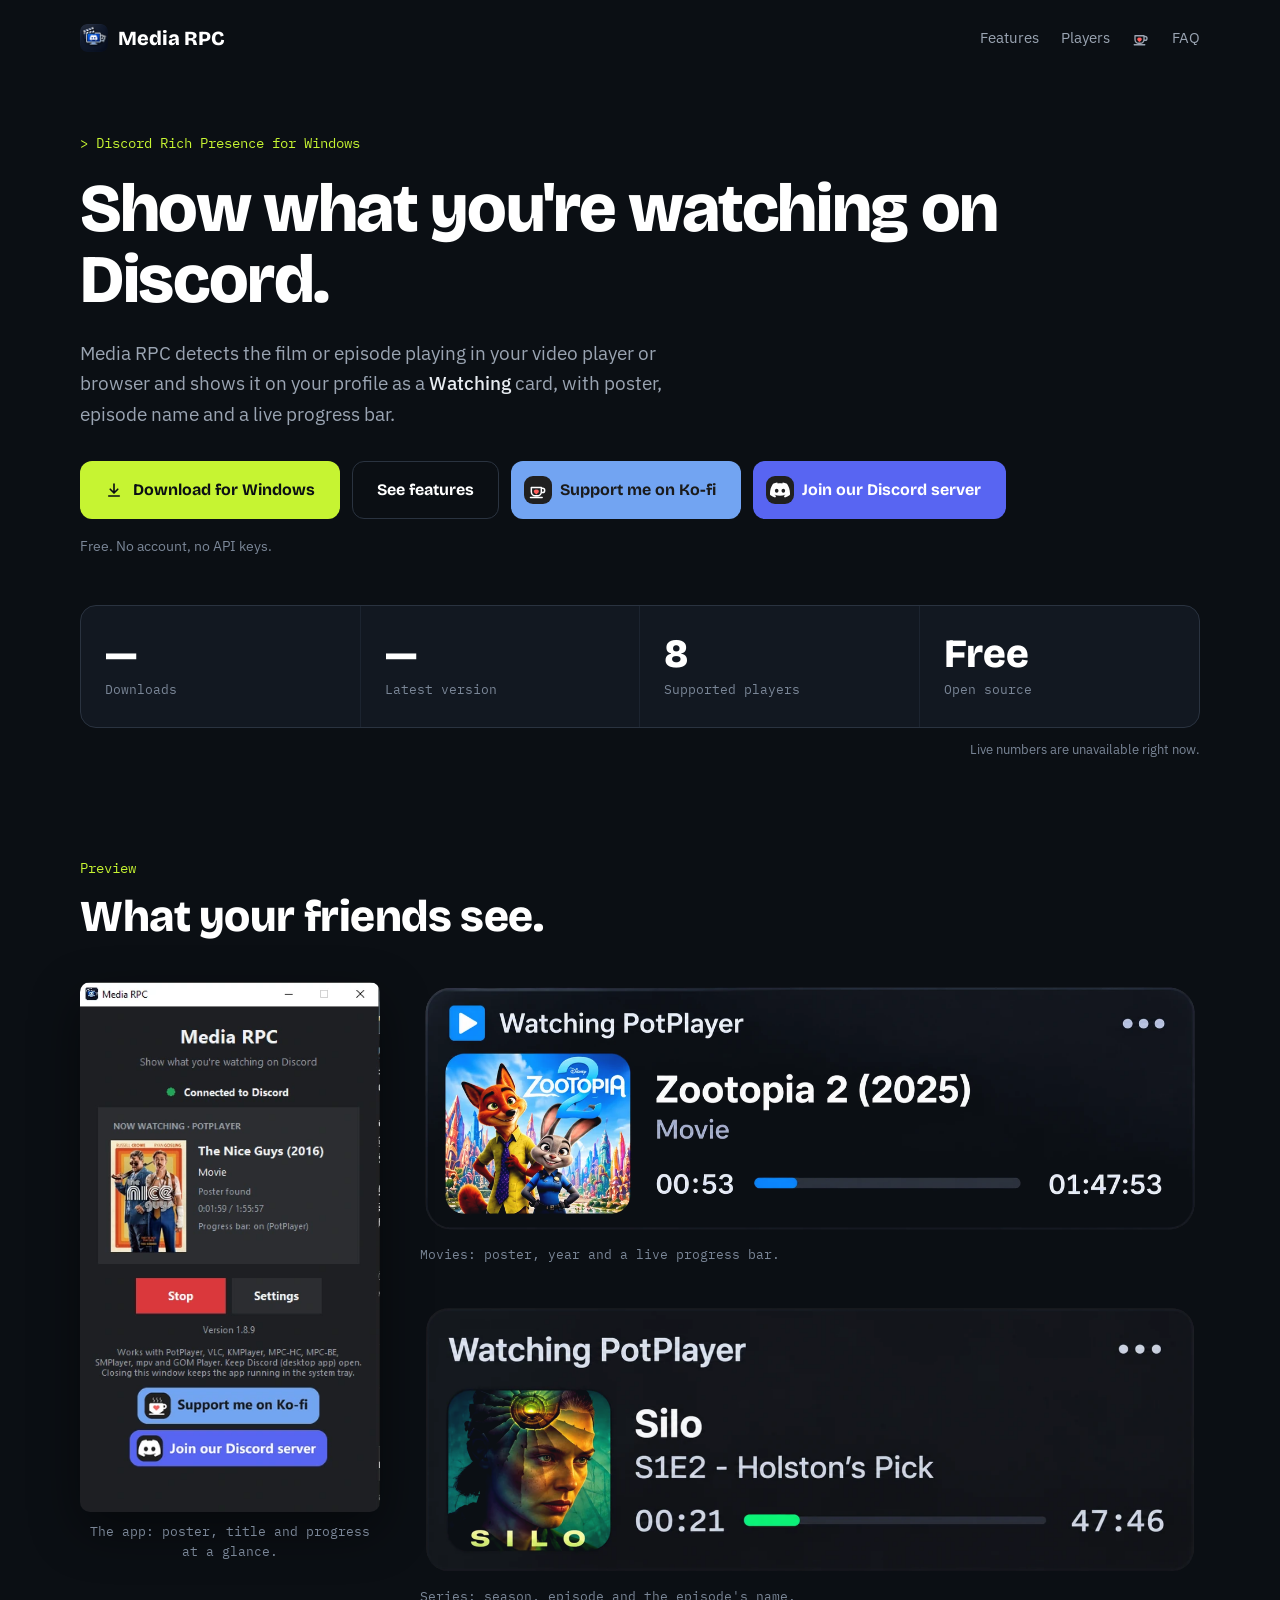
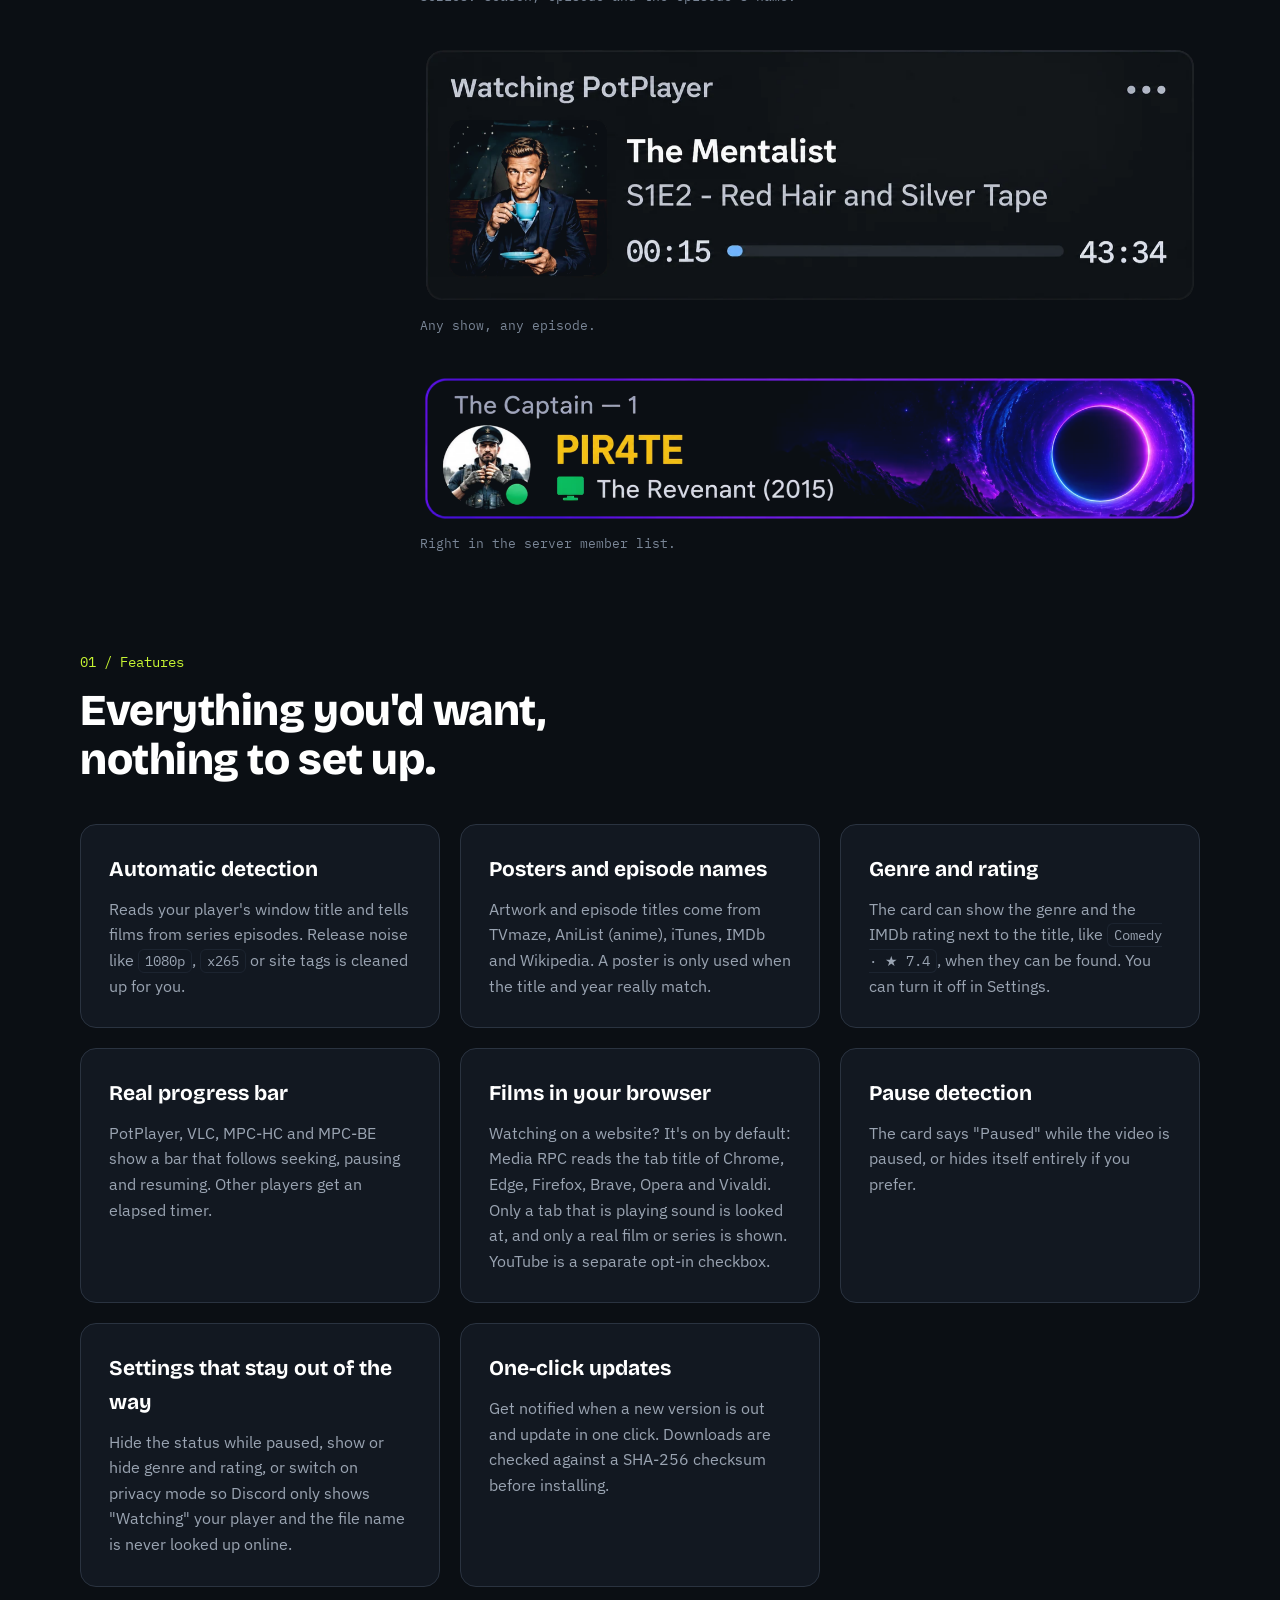
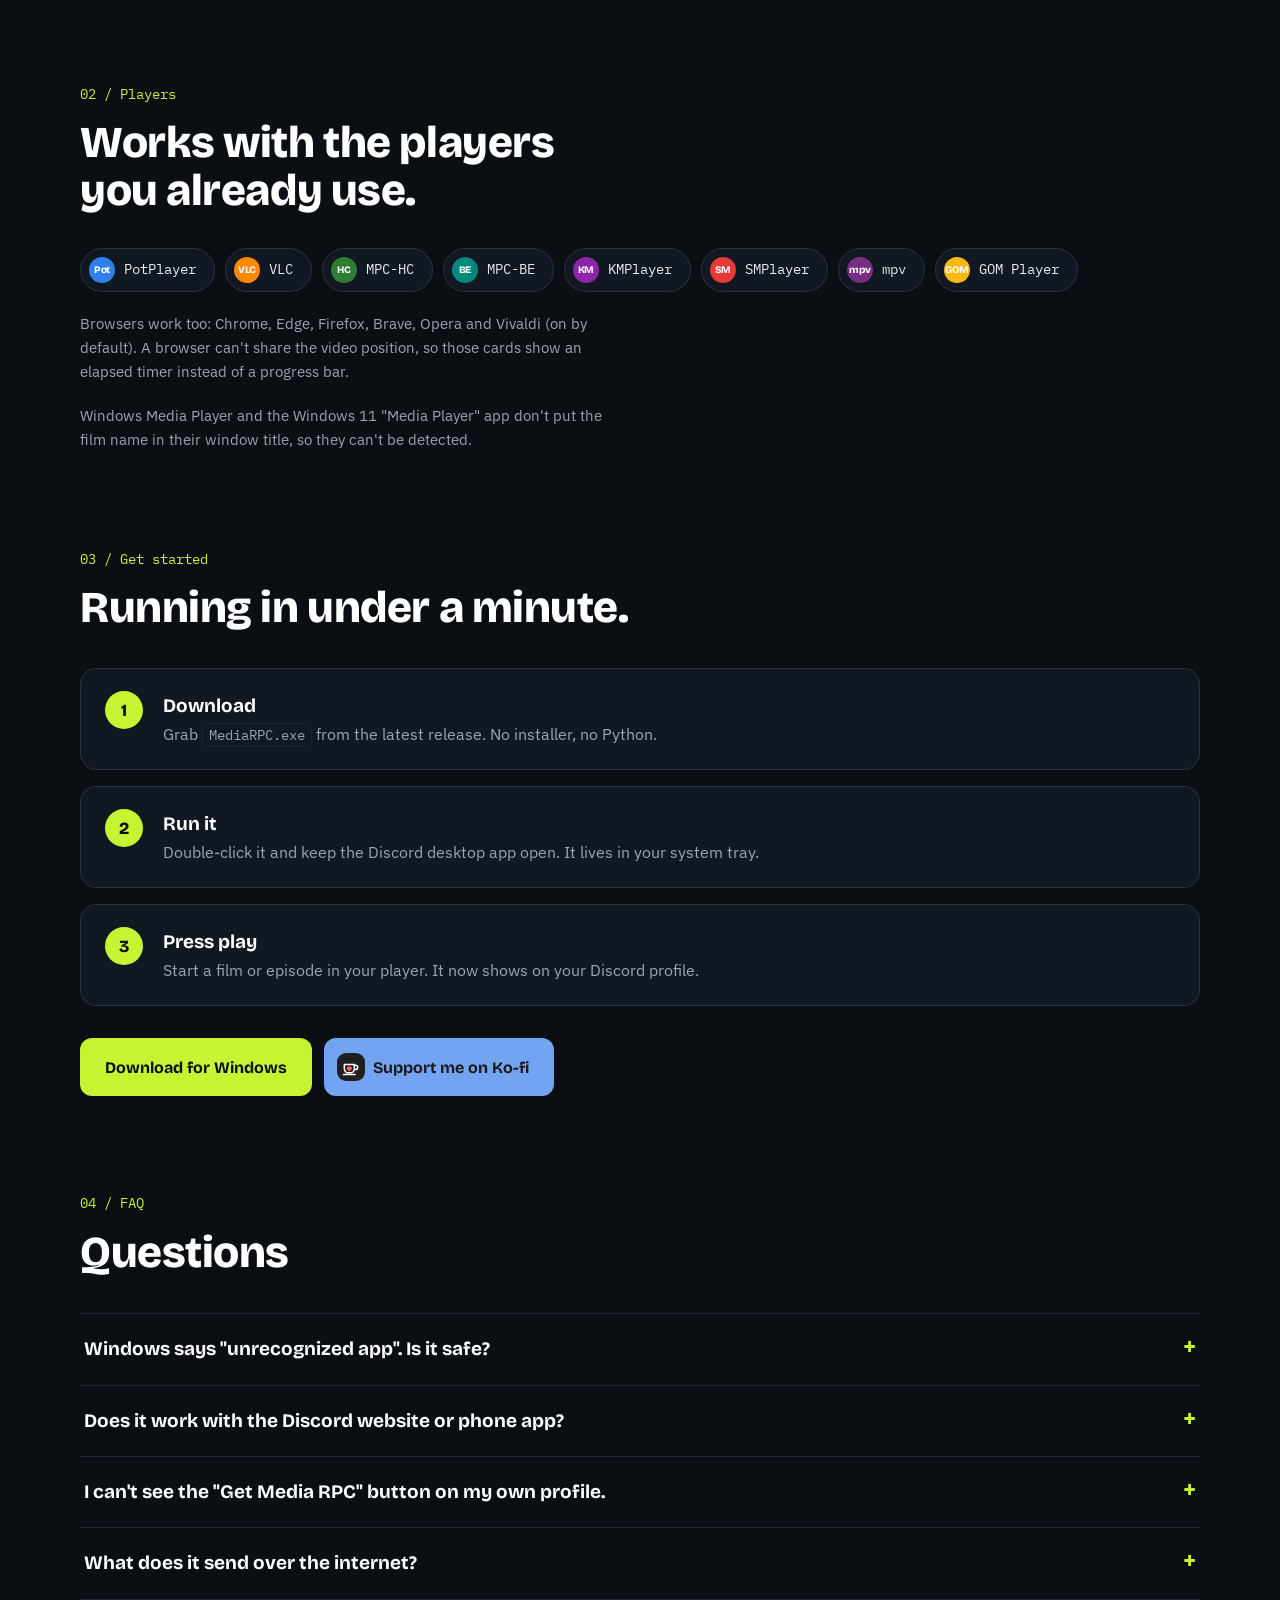
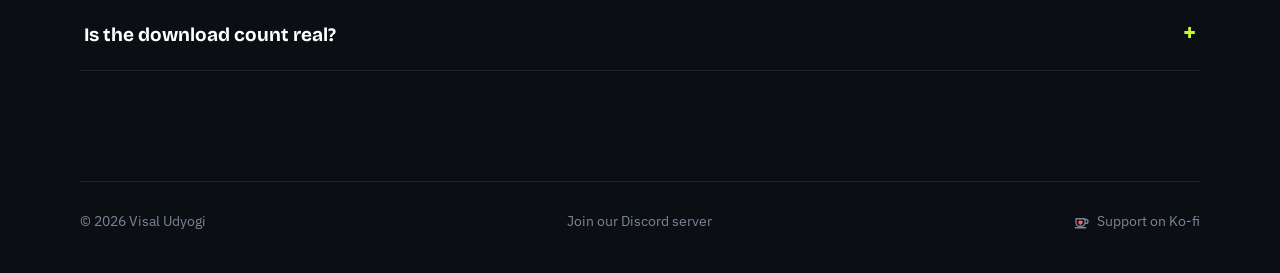
<file: site/index.html>
<!DOCTYPE html>
<html lang="en">
<head>
  <meta charset="UTF-8">
  <meta name="viewport" content="width=device-width, initial-scale=1.0">
  <title>Media RPC | Discord Rich Presence for your video player</title>
  <meta name="description" content="Free Windows app that shows the film or TV episode you're watching in PotPlayer, VLC, MPC-HC, mpv, or a browser tab, as a Watching card on your Discord profile, with poster, episode name and progress bar.">
  <meta name="theme-color" content="#0B0F14">
  <meta property="og:title" content="Media RPC | Discord Rich Presence for your video player">
  <meta property="og:description" content="Show what you're watching on Discord. Poster, episode name and a live progress bar. Free for Windows.">
  <meta property="og:type" content="website">
  <meta property="og:image" content="https://raw.githubusercontent.com/Imvisal/discord-media-player-rpc/main/assets/og.png">
  <meta name="twitter:card" content="summary_large_image">

  <link rel="icon" type="image/png" href="logo.png">
  <link rel="preconnect" href="https://fonts.googleapis.com">
  <link rel="preconnect" href="https://fonts.gstatic.com" crossorigin>
  <link href="https://fonts.googleapis.com/css2?family=Bricolage+Grotesque:wght@500;700;800&family=IBM+Plex+Sans:wght@400;500&family=IBM+Plex+Mono:wght@400;500&display=swap" rel="stylesheet">
  <link rel="stylesheet" href="style.css">
  <script>document.documentElement.classList.add('js');</script>
</head>
<body>

  <header class="site-header container">
    <a href="#top" class="brand">
      <img src="logo.png" alt="" width="28" height="28">
      Media RPC
    </a>
    <nav class="nav" aria-label="Primary">
      <a href="#features">Features</a>
      <a href="#players">Players</a>
      <a href="/support" class="support-link" aria-label="Support on Ko-fi" title="Support on Ko-fi"><svg class="cup" width="18" height="18" viewBox="0 0 24 24" fill="none" stroke="currentColor" stroke-width="1.8" stroke-linecap="round" stroke-linejoin="round" aria-hidden="true"><path d="M4 9h12v5a5 5 0 0 1-5 5H9a5 5 0 0 1-5-5V9zM16 10h1.5a2.5 2.5 0 0 1 0 5H16M3 21h14"/><path d="M10 16.2l-2-1.9a1.3 1.3 0 0 1 2-1.6 1.3 1.3 0 0 1 2 1.6z" fill="#ff5e5b" stroke="#ff5e5b"/></svg></a>
      <a href="#faq">FAQ</a>
    </nav>
  </header>

  <main id="top">

    <!-- HERO -->
    <section class="hero container">
      <div class="hero-copy">
        <p class="eyebrow">&gt; Discord Rich Presence for Windows</p>
        <h1>Show what you're watching on Discord.</h1>
        <p class="lead">Media RPC detects the film or episode playing in your video player or browser and shows it on your profile as a <strong>Watching</strong> card, with poster, episode name and a live progress bar.</p>

        <div class="actions">
          <a class="btn btn-primary" id="downloadBtn" href="/download" rel="noopener">
            <svg width="18" height="18" viewBox="0 0 24 24" fill="none" stroke="currentColor" stroke-width="2.2" stroke-linecap="round" stroke-linejoin="round" aria-hidden="true"><path d="M12 4v11M7 11l5 5 5-5M5 20h14"/></svg>
            <span id="downloadLabel">Download for Windows</span>
          </a>
          <a class="btn btn-ghost" href="#features">See features</a>
          <a class="btn btn-kofi" href="/support"><svg width="20" height="20" viewBox="0 0 24 24" fill="none" stroke="currentColor" stroke-width="1.8" stroke-linecap="round" stroke-linejoin="round" aria-hidden="true"><path d="M4 9h12v5a5 5 0 0 1-5 5H9a5 5 0 0 1-5-5V9zM16 10h1.5a2.5 2.5 0 0 1 0 5H16M3 21h14"/><path d="M10 16.2l-2-1.9a1.3 1.3 0 0 1 2-1.6 1.3 1.3 0 0 1 2 1.6z" fill="currentColor"/></svg> Support me on Ko-fi</a>
          <a class="btn btn-discord" href="https://discord.gg/jFzf46hEwf" rel="noopener"><svg width="20" height="20" viewBox="0 0 24 24" fill="currentColor" aria-hidden="true"><path d="M20.317 4.3698a19.7913 19.7913 0 00-4.8851-1.5152.0741.0741 0 00-.0785.0371c-.211.3753-.4447.8648-.6083 1.2495-1.8447-.2762-3.68-.2762-5.4868 0-.1636-.3933-.4058-.8742-.6177-1.2495a.077.077 0 00-.0785-.037 19.7363 19.7363 0 00-4.8852 1.515.0699.0699 0 00-.0321.0277C.5334 9.0458-.319 13.5799.0992 18.0578a.0824.0824 0 00.0312.0561c2.0528 1.5076 4.0413 2.4228 5.9929 3.0294a.0777.0777 0 00.0842-.0276c.4616-.6304.8731-1.2952 1.226-1.9942a.076.076 0 00-.0416-.1057c-.6528-.2476-1.2743-.5495-1.8722-.8923a.077.077 0 01-.0076-.1277c.1258-.0943.2517-.1923.3718-.2914a.0743.0743 0 01.0776-.0105c3.9278 1.7933 8.18 1.7933 12.0614 0a.0739.0739 0 01.0785.0095c.1202.099.246.1981.3728.2924a.077.077 0 01-.0066.1276 12.2986 12.2986 0 01-1.873.8914.0766.0766 0 00-.0407.1067c.3604.698.7719 1.3628 1.225 1.9932a.076.076 0 00.0842.0286c1.961-.6067 3.9495-1.5219 6.0023-3.0294a.077.077 0 00.0313-.0552c.5004-5.177-.8382-9.6739-3.5485-13.6604a.061.061 0 00-.0312-.0286zM8.02 15.3312c-1.1825 0-2.1569-1.0857-2.1569-2.419 0-1.3332.9555-2.4189 2.157-2.4189 1.2108 0 2.1757 1.0952 2.1568 2.419 0 1.3332-.9555 2.4189-2.1569 2.4189zm7.9748 0c-1.1825 0-2.1569-1.0857-2.1569-2.419 0-1.3332.9554-2.4189 2.1569-2.4189 1.2108 0 2.1757 1.0952 2.1568 2.419 0 1.3332-.946 2.4189-2.1568 2.4189Z"/></svg> Join our Discord server</a>
        </div>
        <p class="fine">Free. No account, no API keys. <span id="fineVersion"></span></p>
      </div>

    </section>


    <!-- STATS -->
    <section class="container" aria-label="Project stats">
      <div class="stats">
        <div class="stat">
          <p class="stat-num" id="statDownloads">&mdash;</p>
          <p class="stat-label">Downloads</p>
        </div>
        <div class="stat">
          <p class="stat-num" id="statVersion">&mdash;</p>
          <p class="stat-label">Latest version</p>
        </div>
        <div class="stat">
          <p class="stat-num">8</p>
          <p class="stat-label">Supported players</p>
        </div>
        <div class="stat">
          <p class="stat-num">Free</p>
          <p class="stat-label">Open source</p>
        </div>
      </div>
      <p class="stats-note" id="statsNote">Live numbers from GitHub Releases.</p>
    </section>

    <!-- GALLERY -->
    <section id="preview" class="section container">
      <p class="label reveal">Preview</p>
      <h2 class="section-title reveal">What your friends see.</h2>
      <div class="gallery">
        <figure class="gal-item gal-app">
          <img class="reveal" style="--d:.05s" src="app-window.webp" alt="The Media RPC window: now watching The Nice Guys with poster, progress, and the Ko-fi and Discord buttons" width="381" height="673" loading="lazy">
          <figcaption class="reveal" style="--d:.15s">The app: poster, title and progress at a glance.</figcaption>
        </figure>
        <figure class="gal-item">
          <img class="reveal" style="--d:.05s" src="card-movie.webp" alt="Discord Watching card for a film: poster, title with year and a live progress bar" width="1400" height="454" loading="lazy">
          <figcaption class="reveal" style="--d:.15s">Movies: poster, year and a live progress bar.</figcaption>
        </figure>
        <figure class="gal-item">
          <img class="reveal" style="--d:.15s" src="card-series.webp" alt="Discord Watching card for the series Silo: season 1 episode 2 and the episode title" width="1400" height="495" loading="lazy">
          <figcaption class="reveal" style="--d:.25s">Series: season, episode and the episode's name.</figcaption>
        </figure>
        <figure class="gal-item">
          <img class="reveal" style="--d:.05s" src="card-series-2.webp" alt="Discord Watching card for the series The Mentalist with episode title and progress bar" width="1400" height="470" loading="lazy">
          <figcaption class="reveal" style="--d:.15s">Any show, any episode.</figcaption>
        </figure>
        <figure class="gal-item">
          <img class="reveal" style="--d:.15s" src="card-members.webp" alt="A server member list entry showing the film that member is watching" width="1400" height="272" loading="lazy">
          <figcaption class="reveal" style="--d:.25s">Right in the server member list.</figcaption>
        </figure>
      </div>
    </section>

    <!-- FEATURES -->
    <section id="features" class="section container">
      <p class="label">01 / Features</p>
      <h2 class="section-title">Everything you'd want, nothing to set up.</h2>
      <div class="grid">
        <article class="card">
          <h3>Automatic detection</h3>
          <p>Reads your player's window title and tells films from series episodes. Release noise like <code>1080p</code>, <code>x265</code> or site tags is cleaned up for you.</p>
        </article>
        <article class="card">
          <h3>Posters and episode names</h3>
          <p>Artwork and episode titles come from TVmaze, AniList (anime), iTunes, IMDb and Wikipedia. A poster is only used when the title and year really match.</p>
        </article>
        <article class="card">
          <h3>Genre and rating</h3>
          <p>The card can show the genre and the IMDb rating next to the title, like <code>Comedy &middot; &#9733; 7.4</code>, when they can be found. You can turn it off in Settings.</p>
        </article>
        <article class="card">
          <h3>Real progress bar</h3>
          <p>PotPlayer, VLC, MPC-HC and MPC-BE show a bar that follows seeking, pausing and resuming. Other players get an elapsed timer.</p>
        </article>
        <article class="card">
          <h3>Films in your browser</h3>
          <p>Watching on a website? It's on by default: Media RPC reads the tab title of Chrome, Edge, Firefox, Brave, Opera and Vivaldi. Only a tab that is playing sound is looked at, and only a real film or series is shown. YouTube is a separate opt-in checkbox.</p>
        </article>
        <article class="card">
          <h3>Pause detection</h3>
          <p>The card says "Paused" while the video is paused, or hides itself entirely if you prefer.</p>
        </article>
        <article class="card">
          <h3>Settings that stay out of the way</h3>
          <p>Hide the status while paused, show or hide genre and rating, or switch on privacy mode so Discord only shows "Watching" your player and the file name is never looked up online.</p>
        </article>
        <article class="card">
          <h3>One-click updates</h3>
          <p>Get notified when a new version is out and update in one click. Downloads are checked against a SHA-256 checksum before installing.</p>
        </article>
      </div>
    </section>

    <!-- PLAYERS -->
    <section id="players" class="section container">
      <p class="label">02 / Players</p>
      <h2 class="section-title">Works with the players you already use.</h2>
      <ul class="chips">
        <li><span class="chip-icon" style="--c:#2F80ED">Pot</span>PotPlayer</li>
        <li><span class="chip-icon" style="--c:#FF8800">VLC</span>VLC</li>
        <li><span class="chip-icon" style="--c:#2E7D32">HC</span>MPC-HC</li>
        <li><span class="chip-icon" style="--c:#00897B">BE</span>MPC-BE</li>
        <li><span class="chip-icon" style="--c:#8E24AA">KM</span>KMPlayer</li>
        <li><span class="chip-icon" style="--c:#E53935">SM</span>SMPlayer</li>
        <li><span class="chip-icon" style="--c:#762E83">mpv</span>mpv</li>
        <li><span class="chip-icon" style="--c:#FDB813">GOM</span>GOM Player</li>
      </ul>
      <p class="muted">Browsers work too: Chrome, Edge, Firefox, Brave, Opera and Vivaldi (on by default). A browser can't share the video position, so those cards show an elapsed timer instead of a progress bar.</p>
      <p class="muted">Windows Media Player and the Windows 11 "Media Player" app don't put the film name in their window title, so they can't be detected.</p>
    </section>

    <!-- HOW IT WORKS -->
    <section class="section container">
      <p class="label">03 / Get started</p>
      <h2 class="section-title">Running in under a minute.</h2>
      <ol class="steps">
        <li><span>1</span><div><h3>Download</h3><p>Grab <code>MediaRPC.exe</code> from the latest release. No installer, no Python.</p></div></li>
        <li><span>2</span><div><h3>Run it</h3><p>Double-click it and keep the Discord desktop app open. It lives in your system tray.</p></div></li>
        <li><span>3</span><div><h3>Press play</h3><p>Start a film or episode in your player. It now shows on your Discord profile.</p></div></li>
      </ol>
      <div class="actions">
        <a class="btn btn-primary" id="downloadBtn2" href="/download" rel="noopener">Download for Windows</a>
        <a class="btn btn-kofi" href="/support"><svg width="20" height="20" viewBox="0 0 24 24" fill="none" stroke="currentColor" stroke-width="1.8" stroke-linecap="round" stroke-linejoin="round" aria-hidden="true"><path d="M4 9h12v5a5 5 0 0 1-5 5H9a5 5 0 0 1-5-5V9zM16 10h1.5a2.5 2.5 0 0 1 0 5H16M3 21h14"/><path d="M10 16.2l-2-1.9a1.3 1.3 0 0 1 2-1.6 1.3 1.3 0 0 1 2 1.6z" fill="currentColor"/></svg> Support me on Ko-fi</a>
      </div>
    </section>

    <!-- FAQ -->
    <section id="faq" class="section container">
      <p class="label">04 / FAQ</p>
      <h2 class="section-title">Questions</h2>
      <div class="faq">
        <details>
          <summary>Windows says "unrecognized app". Is it safe?</summary>
          <p>The exe isn't code-signed, so Windows SmartScreen shows a warning. Click <strong>More info &rarr; Run anyway</strong>. The whole project is open source, and you can read the code or build the exe yourself on GitHub.</p>
        </details>
        <details>
          <summary>Does it work with the Discord website or phone app?</summary>
          <p>It needs the Discord <strong>desktop</strong> app on the same PC as your player. The browser version can't receive Rich Presence from apps.</p>
        </details>
        <details>
          <summary>I can't see the "Get Media RPC" button on my own profile.</summary>
          <p>That's a Discord rule: Rich Presence buttons are only shown to other people. Ask a friend to check it.</p>
        </details>
        <details>
          <summary>What does it send over the internet?</summary>
          <p>Only the cleaned-up title (and year) is used to look up posters, and one request to GitHub checks for updates. With website detection on, only the title of a browser tab that is playing sound is read, and only to check whether it is a film or series. Turn on privacy mode and the film name is never shown on Discord. The app also sends a small anonymous usage count (a random install id and the app version, every 30 minutes) so the author can see how many people use it. It contains no film names and no personal data, and you can switch it off in Settings.</p>
        </details>
        <details>
          <summary>Is the download count real?</summary>
          <p>Yes. It is the total download count GitHub reports for <code>MediaRPC.exe</code> across all releases, fetched live when you open this page.</p>
        </details>
      </div>
    </section>

  </main>

  <footer class="site-footer container">
    <span>&copy; 2026 Visal Udyogi</span>
    <a href="https://discord.gg/jFzf46hEwf" rel="noopener">Join our Discord server</a>
    <a href="/support" class="support-link"><svg class="cup" width="18" height="18" viewBox="0 0 24 24" fill="none" stroke="currentColor" stroke-width="1.8" stroke-linecap="round" stroke-linejoin="round" aria-hidden="true"><path d="M4 9h12v5a5 5 0 0 1-5 5H9a5 5 0 0 1-5-5V9zM16 10h1.5a2.5 2.5 0 0 1 0 5H16M3 21h14"/><path d="M10 16.2l-2-1.9a1.3 1.3 0 0 1 2-1.6 1.3 1.3 0 0 1 2 1.6z" fill="#ff5e5b" stroke="#ff5e5b"/></svg> Support on Ko-fi</a>
  </footer>

  <script src="script.js"></script>
</body>
</html>
</file>
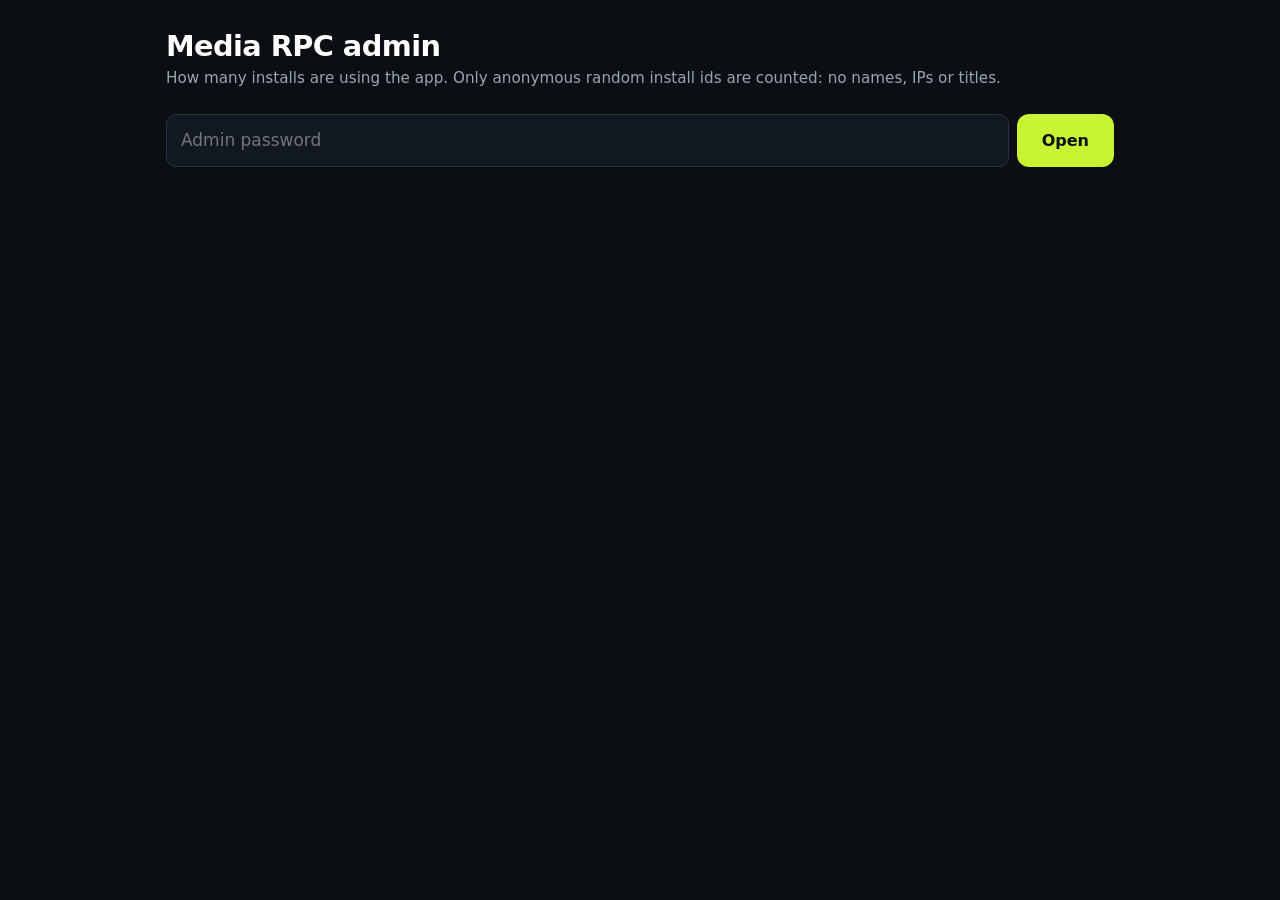
<file: site/admin.html>
<!DOCTYPE html>
<html lang="en">
<head>
  <meta charset="UTF-8">
  <meta name="viewport" content="width=device-width, initial-scale=1.0">
  <meta name="robots" content="noindex, nofollow">
  <title>Media RPC admin</title>
  <link rel="icon" type="image/png" href="logo.png">
  <link rel="stylesheet" href="style.css">
  <style>
    .wrap { max-width: 980px; margin: 0 auto; padding: 32px 16px 64px; }
    h1 { font-family: var(--font-display); font-size: 1.8rem; margin: 0 0 4px; color: var(--strong); }
    .sub { color: var(--muted); margin: 0 0 24px; font-size: .95rem; }
    .login { display: flex; gap: 8px; flex-wrap: wrap; margin: 24px 0; }
    .login input { flex: 1 1 220px; background: var(--surface); border: 1px solid var(--line); color: var(--ink);
      border-radius: 10px; padding: 12px 14px; font: inherit; }
    .grid { display: grid; grid-template-columns: repeat(auto-fit, minmax(170px, 1fr)); gap: 12px; margin-bottom: 24px; }
    .stat { background: var(--surface); border: 1px solid var(--line); border-radius: 14px; padding: 16px; }
    .stat b { display: block; font-family: var(--font-display); font-size: 2rem; color: var(--strong); line-height: 1.1; }
    .stat span { color: var(--muted); font-size: .85rem; }
    .stat.hot b { color: var(--accent); }
    h2 { font-family: var(--font-display); font-size: 1.1rem; margin: 28px 0 10px; color: var(--strong); }
    .bars { display: flex; align-items: flex-end; gap: 6px; height: 120px; background: var(--surface);
      border: 1px solid var(--line); border-radius: 14px; padding: 14px 14px 8px; }
    .bar { flex: 1; display: flex; flex-direction: column; align-items: center; justify-content: flex-end; height: 100%; gap: 4px; min-width: 0; }
    .bar i { display: block; width: 100%; background: var(--accent); border-radius: 4px 4px 0 0; min-height: 2px; }
    .bar small { color: var(--faint); font-size: .65rem; }
    .bar em { color: var(--muted); font-size: .7rem; font-style: normal; }
    table { width: 100%; border-collapse: collapse; background: var(--surface); border: 1px solid var(--line);
      border-radius: 14px; overflow: hidden; font-size: .9rem; }
    th, td { text-align: left; padding: 10px 14px; border-bottom: 1px solid var(--divider); }
    th { color: var(--muted); font-weight: 500; font-size: .8rem; }
    td.mono { font-family: var(--font-mono); }
    .err { color: #ff7a7a; margin: 8px 0; min-height: 1.4em; }
    .note { color: var(--faint); font-size: .8rem; margin-top: 16px; }
    .hide { display: none; }
  </style>
</head>
<body>
  <div class="wrap">
    <h1>Media RPC admin</h1>
    <p class="sub">How many installs are using the app. Only anonymous random install ids are counted: no names, IPs or titles.</p>

    <form class="login" id="login">
      <input type="password" id="key" placeholder="Admin password" autocomplete="current-password">
      <button class="btn btn-primary" type="submit">Open</button>
    </form>
    <div class="err" id="err"></div>

    <div id="panel" class="hide">
      <div class="grid">
        <div class="stat hot"><b id="s-now">-</b><span>Using it now (last 45 min)</span></div>
        <div class="stat"><b id="s-day">-</b><span>Active, last 24 hours</span></div>
        <div class="stat"><b id="s-week">-</b><span>Active, last 7 days</span></div>
        <div class="stat"><b id="s-month">-</b><span>Active, last 30 days</span></div>
        <div class="stat"><b id="s-total">-</b><span>Installs seen, all time</span></div>
      </div>

      <h2>New installs per day</h2>
      <div class="bars" id="days"></div>

      <h2>App versions</h2>
      <table><thead><tr><th>Version</th><th>Installs</th></tr></thead><tbody id="versions"></tbody></table>

      <h2>Latest installs</h2>
      <table><thead><tr><th>Install</th><th>Version</th><th>Last seen</th><th>First seen</th></tr></thead><tbody id="recent"></tbody></table>
      <p class="note" id="updated"></p>
    </div>
  </div>

  <script>
    (function () {
      var $ = function (id) { return document.getElementById(id); };
      var timer = null;

      function ago(ms) {
        var s = Math.max(0, Math.round((Date.now() - ms) / 1000));
        if (s < 90) return 'just now';
        if (s < 5400) return Math.round(s / 60) + ' min ago';
        if (s < 129600) return Math.round(s / 3600) + ' h ago';
        return Math.round(s / 86400) + ' days ago';
      }
      function row(cells) {
        var tr = document.createElement('tr');
        cells.forEach(function (c, i) {
          var td = document.createElement('td');
          td.textContent = c;
          if (i === 0 && cells.length > 2) td.className = 'mono';
          tr.appendChild(td);
        });
        return tr;
      }

      function render(d) {
        $('s-now').textContent = d.activeNow;
        $('s-day').textContent = d.day;
        $('s-week').textContent = d.week;
        $('s-month').textContent = d.month;
        $('s-total').textContent = d.total;

        var max = Math.max.apply(null, d.days.map(function (x) { return x.new; }).concat([1]));
        var box = $('days'); box.textContent = '';
        d.days.forEach(function (x) {
          var b = document.createElement('div'); b.className = 'bar';
          var n = document.createElement('em'); n.textContent = x.new || '';
          var i = document.createElement('i'); i.style.height = Math.round((x.new / max) * 70) + 'px';
          var l = document.createElement('small'); l.textContent = x.day.slice(5);
          b.appendChild(n); b.appendChild(i); b.appendChild(l); box.appendChild(b);
        });

        var vt = $('versions'); vt.textContent = '';
        Object.keys(d.versions).sort(function (a, b) { return d.versions[b] - d.versions[a]; })
          .forEach(function (v) { vt.appendChild(row(['v' + v, d.versions[v]])); });

        var rt = $('recent'); rt.textContent = '';
        d.recent.forEach(function (r) {
          rt.appendChild(row([r.id, r.version ? 'v' + r.version : '', ago(r.lastSeen), r.firstSeen ? ago(r.firstSeen) : '']));
        });
        $('updated').textContent = 'Updated ' + new Date().toLocaleTimeString() + '. Refreshes every minute.';
      }

      function load(key, remember) {
        $('err').textContent = '';
        fetch('/api/stats', { headers: { 'x-admin-key': key }, cache: 'no-store' })
          .then(function (r) { return r.json().then(function (j) { return { ok: r.ok, j: j }; }); })
          .then(function (res) {
            if (!res.ok) {
              $('err').textContent = res.j.error || 'Could not load.';
              $('panel').classList.add('hide');
              try { sessionStorage.removeItem('mr-admin'); } catch (e) {}
              return;
            }
            if (remember) { try { sessionStorage.setItem('mr-admin', key); } catch (e) {} }
            $('panel').classList.remove('hide');
            render(res.j);
            clearTimeout(timer);
            timer = setTimeout(function () { load(key, false); }, 60000);
          })
          .catch(function () { $('err').textContent = 'Could not reach the server.'; });
      }

      $('login').addEventListener('submit', function (e) {
        e.preventDefault();
        if ($('key').value) load($('key').value, true);
      });
      try { var saved = sessionStorage.getItem('mr-admin'); if (saved) load(saved, false); } catch (e) {}
    })();
  </script>
</body>
</html>
</file>
<file: site/style.css>
:root {
  --accent: #C6F432;
  --onaccent: #0B0F14;
  --bg: #0B0F14;
  --surface: #121821;
  --line: #2A3340;
  --divider: #1C2430;
  --ink: #E8ECF1;
  --strong: #FFFFFF;
  --muted: #9AA4B2;
  --faint: #7A8697;
  --glow: rgba(198, 244, 50, 0.12);
  --font-display: 'Bricolage Grotesque', system-ui, sans-serif;
  --font-body: 'IBM Plex Sans', system-ui, sans-serif;
  --font-mono: 'IBM Plex Mono', ui-monospace, monospace;
}

*, *::before, *::after { box-sizing: border-box; }
html { scroll-behavior: smooth; }
body {
  margin: 0;
  background: var(--bg);
  color: var(--ink);
  font-family: var(--font-body);
  font-size: 17px;
  line-height: 1.6;
  -webkit-font-smoothing: antialiased;
}
img { max-width: 100%; height: auto; display: block; }
a { color: inherit; }
h1, h2, h3, p, ul, ol { margin: 0; }
code {
  font-family: var(--font-mono);
  font-size: .88em;
  padding: 2px 6px;
  border-radius: 6px;
  background: var(--surface);
  border: 1px solid var(--divider);
}
:focus-visible { outline: 2px solid var(--accent); outline-offset: 3px; border-radius: 4px; }

.container { width: min(1120px, 100% - 32px); margin-inline: auto; }

/* header */
.site-header { display: flex; align-items: center; justify-content: space-between; gap: 16px; padding: 22px 0; }
.brand { display: inline-flex; align-items: center; gap: 10px; font-family: var(--font-display); font-weight: 800; font-size: 20px; color: var(--strong); text-decoration: none; }
.brand img { border-radius: 7px; }
.nav { display: flex; gap: 22px; font-size: 15px; }
.nav a { color: var(--muted); text-decoration: none; transition: color .2s; }
.nav a:hover { color: var(--strong); }

/* hero */
.hero { padding: 56px 0 48px; }
.eyebrow { font-family: var(--font-mono); font-size: 14px; color: var(--accent); margin-bottom: 20px; }
h1 { font-family: var(--font-display); font-weight: 800; font-size: clamp(38px, 6vw, 68px); line-height: 1.04; letter-spacing: -.02em; color: var(--strong); }
.lead { margin-top: 22px; max-width: 54ch; font-size: 19px; color: var(--muted); }
.lead strong { color: var(--ink); font-weight: 500; }
.actions { display: flex; flex-wrap: wrap; gap: 12px; margin-top: 32px; }
.fine { margin-top: 16px; font-size: 14px; color: var(--faint); }

.btn {
  display: inline-flex; align-items: center; gap: 10px;
  padding: 14px 24px; border-radius: 12px;
  font-family: var(--font-display); font-weight: 700; font-size: 16px;
  text-decoration: none; border: 1px solid transparent;
  transition: transform .2s, background .2s, border-color .2s;
}
.btn:hover { transform: translateY(-2px); }
.btn-primary { background: var(--accent); color: var(--onaccent); }
.btn-ghost { border-color: var(--line); color: var(--strong); }
.btn-ghost:hover { border-color: var(--muted); }


/* stats */
.stats { display: grid; grid-template-columns: repeat(4, 1fr); border: 1px solid var(--line); border-radius: 16px; background: var(--surface); overflow: hidden; }
.stat { padding: 26px 24px; border-right: 1px solid var(--divider); }
.stat:last-child { border-right: 0; }
.stat-num { font-family: var(--font-display); font-weight: 800; font-size: clamp(28px, 4vw, 40px); line-height: 1.1; color: var(--strong); font-variant-numeric: tabular-nums; }
.stat-label { margin-top: 4px; font-family: var(--font-mono); font-size: 13px; color: var(--faint); }
.stats-note { margin-top: 12px; font-size: 13px; color: var(--faint); text-align: right; }

/* sections */
.section { padding: 96px 0 0; }
.label { font-family: var(--font-mono); font-size: 14px; color: var(--accent); margin-bottom: 14px; }
.section-title { font-family: var(--font-display); font-weight: 800; font-size: clamp(28px, 4vw, 44px); line-height: 1.1; letter-spacing: -.01em; color: var(--strong); max-width: 20ch; }
.muted { margin-top: 20px; color: var(--muted); font-size: 15px; max-width: 60ch; }

.grid { display: grid; grid-template-columns: repeat(auto-fit, minmax(300px, 1fr)); gap: 20px; margin-top: 40px; }
.card { padding: 28px; border: 1px solid var(--line); border-radius: 16px; background: var(--surface); transition: transform .25s, border-color .25s; }
.card:hover { transform: translateY(-4px); border-color: var(--faint); }
.card h3 { font-family: var(--font-display); font-weight: 700; font-size: 21px; color: var(--strong); margin-bottom: 10px; }
.card p { color: var(--muted); font-size: 16px; }

.chips { list-style: none; padding: 0; display: flex; flex-wrap: wrap; gap: 10px; margin-top: 32px; }
.chips li { display: flex; align-items: center; gap: 9px; padding: 8px 18px 8px 8px; border: 1px solid var(--line); border-radius: 999px; font-family: var(--font-mono); font-size: 14px; background: var(--surface); transition: border-color .2s, transform .2s; }
.chips li:hover { border-color: var(--faint); transform: translateY(-2px); }
.chip-icon { flex: none; display: grid; place-items: center; width: 26px; height: 26px; border-radius: 50%; background: var(--c, var(--accent)); color: #fff; font-family: var(--font-display); font-weight: 800; font-size: 10px; letter-spacing: -.02em; }

.steps { list-style: none; padding: 0; display: grid; gap: 16px; margin-top: 36px; }
.steps li { display: flex; gap: 20px; align-items: flex-start; padding: 22px 24px; border: 1px solid var(--line); border-radius: 16px; background: var(--surface); }
.steps li > span { flex: none; display: grid; place-items: center; width: 38px; height: 38px; border-radius: 50%; background: var(--accent); color: var(--onaccent); font-family: var(--font-display); font-weight: 800; }
.steps h3 { font-family: var(--font-display); font-size: 19px; color: var(--strong); }
.steps p { color: var(--muted); font-size: 16px; }

.faq { margin-top: 36px; border-top: 1px solid var(--divider); }
.faq details { border-bottom: 1px solid var(--divider); padding: 20px 4px; }
.faq summary { cursor: pointer; list-style: none; font-family: var(--font-display); font-weight: 700; font-size: 19px; color: var(--strong); display: flex; justify-content: space-between; gap: 16px; }
.faq summary::-webkit-details-marker { display: none; }
.faq summary::after { content: "+"; color: var(--accent); font-family: var(--font-mono); font-size: 22px; line-height: 1; transition: transform .2s; }
.faq details[open] summary::after { transform: rotate(45deg); }
.faq details p { margin-top: 12px; color: var(--muted); max-width: 70ch; }

/* gallery + scroll reveal */
.gallery { display: grid; grid-template-columns: repeat(2, 1fr); gap: 36px 28px; align-items: center; margin-top: 40px; }
.gal-item { margin: 0; }
/* the screenshots have a near-black background: 'lighten' lets the page colour show through,
   so the cards look like part of the page instead of dark boxes */
.gal-item img { width: 100%; height: auto; display: block; mix-blend-mode: lighten; }
.gal-item figcaption { margin-top: 10px; font-family: var(--font-mono); font-size: 13px; color: var(--faint); }

.js .reveal { opacity: 0; transform: translateY(26px) scale(.985); transition: opacity .7s ease var(--d, 0s), transform .7s cubic-bezier(.2,.7,.2,1) var(--d, 0s); }
.js .reveal.in { opacity: 1; transform: none; }

/* footer */
.site-footer { display: flex; flex-wrap: wrap; justify-content: space-between; gap: 12px; margin-top: 110px; padding: 28px 0 40px; border-top: 1px solid var(--divider); color: var(--faint); font-size: 14px; }
.site-footer a { text-decoration: none; }
.site-footer a:hover { color: var(--strong); }

/* responsive */
@media (max-width: 860px) {
  .gallery { grid-template-columns: 1fr; }
  .hero { padding-top: 32px; }
  .stats { grid-template-columns: repeat(2, 1fr); }
  .stat:nth-child(2) { border-right: 0; }
  .stat:nth-child(-n+2) { border-bottom: 1px solid var(--divider); }
  .nav a:not(:last-child) { display: none; }
  .stats-note { text-align: left; }
}
@media (prefers-reduced-motion: reduce) {
  html { scroll-behavior: auto; }
  .js .reveal { opacity: 1; transform: none; }
  * { transition: none !important; }
}

.support-link { display: inline-flex; align-items: center; gap: 6px; }
.support-link .cup { display: block; }
.btn-kofi { background: #72a4f2; color: #1b1b1b; gap: 8px; transition: background .25s, color .25s, transform .2s; }
.btn-kofi { border-radius: 12px; padding-left: 12px; }
.btn-kofi svg { width: 28px; height: 28px; padding: 4px; box-sizing: border-box; background: #202020; border-radius: 9px; stroke: #fff; }
.btn-kofi svg path:last-child { fill: #ff5e5b; stroke: #ff5e5b; }
.btn-kofi[data-c="1"] { background: #ff6433; color: #fff; }
.btn-kofi[data-c="2"] { background: #202020; color: #fff; border-color: #3a3a3a; }

/* app window screenshot (left column of the gallery) + Discord button */
.gallery { grid-template-columns: minmax(0, 300px) minmax(0, 1fr); gap: 36px 40px; align-items: center; }
.gal-app { grid-column: 1; grid-row: 1 / span 4; align-self: start; position: sticky; top: 24px; text-align: center; }
.gallery .gal-item:not(.gal-app) { grid-column: 2; }
.gal-app img { width: auto; max-width: min(300px, 100%); margin: 0 auto; mix-blend-mode: normal; border-radius: 10px; box-shadow: 0 18px 50px rgba(0, 0, 0, .45); }
.btn-discord { background: #5865f2; color: #fff; gap: 8px; border-radius: 12px; padding-left: 12px; transition: background .2s, transform .2s; }
.btn-discord:hover { background: #4752c4; }
.btn-discord svg { width: 28px; height: 28px; padding: 4px; box-sizing: border-box; background: #202020; border-radius: 9px; }

@media (max-width: 860px) {
  .gallery { grid-template-columns: 1fr; gap: 36px 28px; }
  .gal-app { grid-column: 1; grid-row: auto; position: static; }
  .gallery .gal-item:not(.gal-app) { grid-column: 1; }
}
</file>
